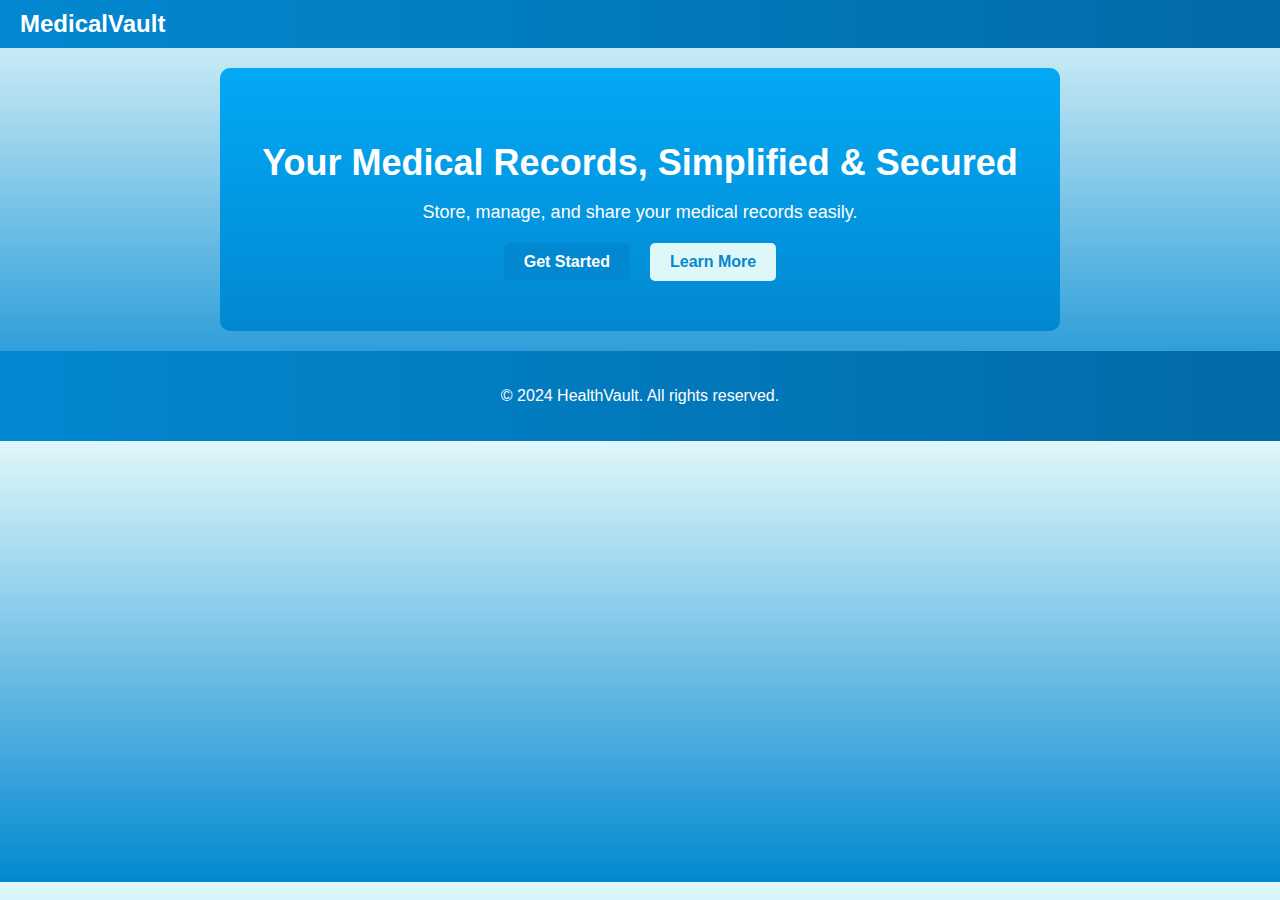
<file: medicalrecord/index.html>
<!DOCTYPE html>
<html>
<head>
    <meta charset="UTF-8">
    <meta name="viewport" content="width=device-width, initial-scale=1.0">
    <title>Medical Record Management</title>
    <link rel="stylesheet" href="style.css">
</head>
<body>
    <header>
        <div class="logo">MedicalVault</div>
        <nav>
            <ul>
               
            </ul>
        </nav>
    </header>

    <main>
        <section class="hero">
            <h1>Your Medical Records, Simplified & Secured</h1>
            <p>Store, manage, and share your medical records easily.</p>
            <div class="cta-buttons">
                <a href="login page.html" class="btn-primary">Get Started</a>
                <a href="https://kidshealth.org/en/parents/medhist.html" class="btn-secondary">Learn More</a>
            </div>
        </section>
    </main>

    <footer>
        <p>&copy; 2024 HealthVault. All rights reserved.</p>
    </footer>
</body>
</html>
</file>
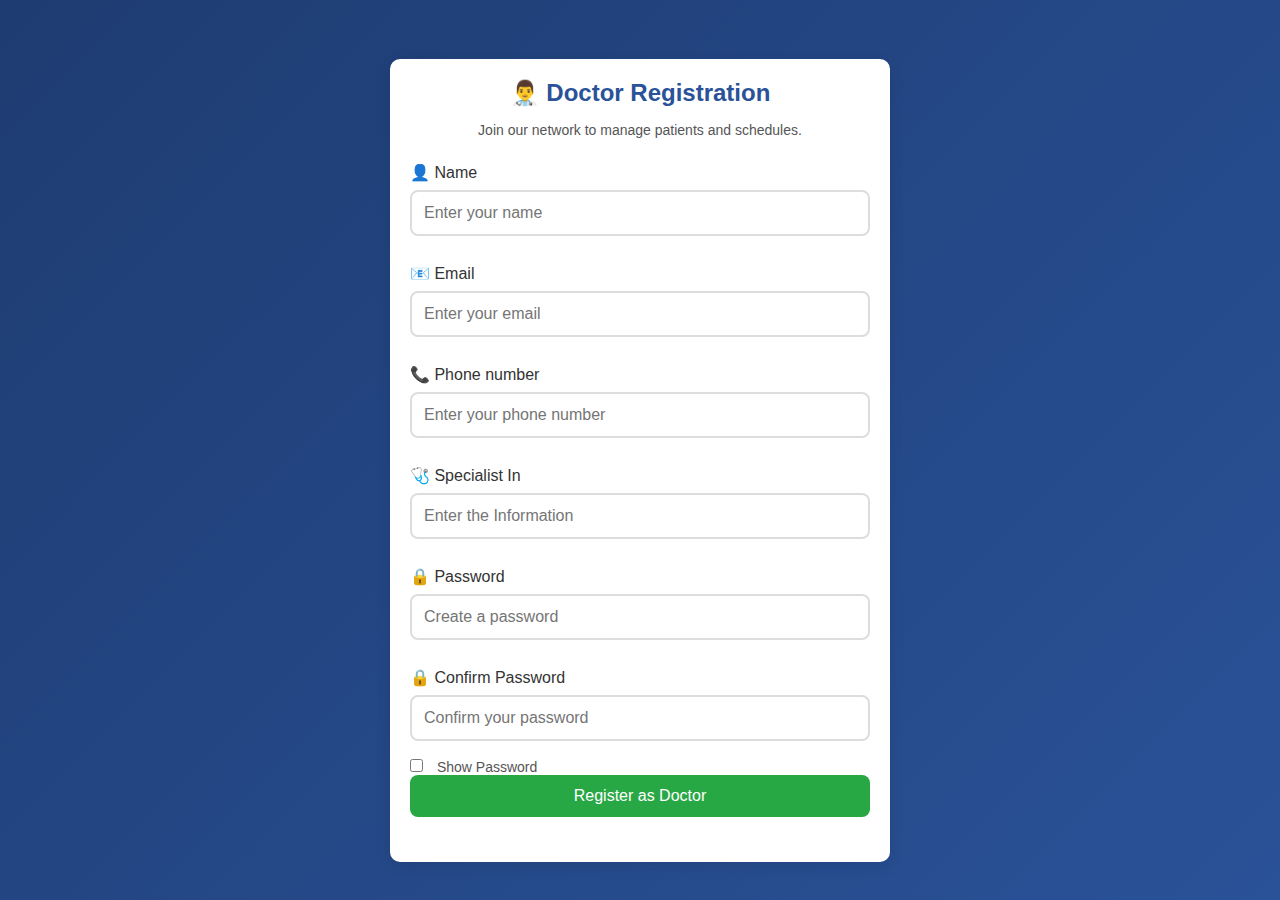
<file: medicalrecord/doctor register page.html>
<!DOCTYPE html>
<html>
<head>
    <meta charset="UTF-8">
    <meta name="viewport" content="width=device-width, initial-scale=1.0">
    <title>👨‍⚕️ Doctor Registration</title>
    <link rel="stylesheet" href="doctor register page.css">
</head>
<body>
    <div class="main-container">
        <!-- Doctor Block -->
        <div class="block doctor-block">
            <h2>👨‍⚕️ Doctor Registration</h2>
            <p>Join our network to manage patients and schedules.</p>
            <form id="doctor-form">
                <div class="form-group">
                    <label for="doctor-name">👤 Name</label>
                    <input type="text" id="doctor-name" placeholder="Enter your name" required>
                </div>
                <div class="form-group">
                    <label for="doctor-email">📧 Email</label>
                    <input type="email" id="doctor-email" placeholder="Enter your email" required>
                </div>
                <div class="form-group">
                    <label for="doctor-id">📞 Phone number</label>
                    <input type="text" id="doctor-id" placeholder="Enter your phone number" required>
                </div>
                <div class="form-group">
                    <label for="doctor-name">🩺 Specialist In</label>
                    <input type="text" id="doctor-name" placeholder="Enter the Information" required>
                </div>
                <div class="form-group">
                    <label for="doctor-password">🔒 Password</label>
                    <input type="password" id="doctor-password" placeholder="Create a password" required>
                </div>
                <div class="form-group">
                    <label for="doctor-confirm-password">🔒 Confirm Password</label>
                    <input type="password" id="doctor-confirm-password" placeholder="Confirm your password" required>
                </div>
                <div class="show-password-group">
                    <input type="checkbox" id="show-doctor-password" onclick="toggleDoctorPassword()"> Show Password
                </div>
                <button type="submit" class="btn doctor-btn">Register as Doctor</button>
                <p id="doctor-feedback" class="feedback"></p>
            </form>
        </div>
    </div>

    <script>
        // Doctor Password Toggle
        function toggleDoctorPassword() {
            const password = document.getElementById('doctor-password');
            const confirmPassword = document.getElementById('doctor-confirm-password');
            const showPassword = document.getElementById('show-doctor-password');
            if (showPassword.checked) {
                password.type = 'text';
                confirmPassword.type = 'text';
            } else {
                password.type = 'password';
                confirmPassword.type = 'password';
            }
        }

        // Feedback for Doctor Registration
        document.getElementById('doctor-form').addEventListener('submit', function (e) {
            e.preventDefault();
            document.getElementById('doctor-feedback').textContent = '✅ Doctor Registered Successfully!';
            document.getElementById('doctor-feedback').style.color = '#28a745';
        });
    </script>
</body>
</html>
</file>
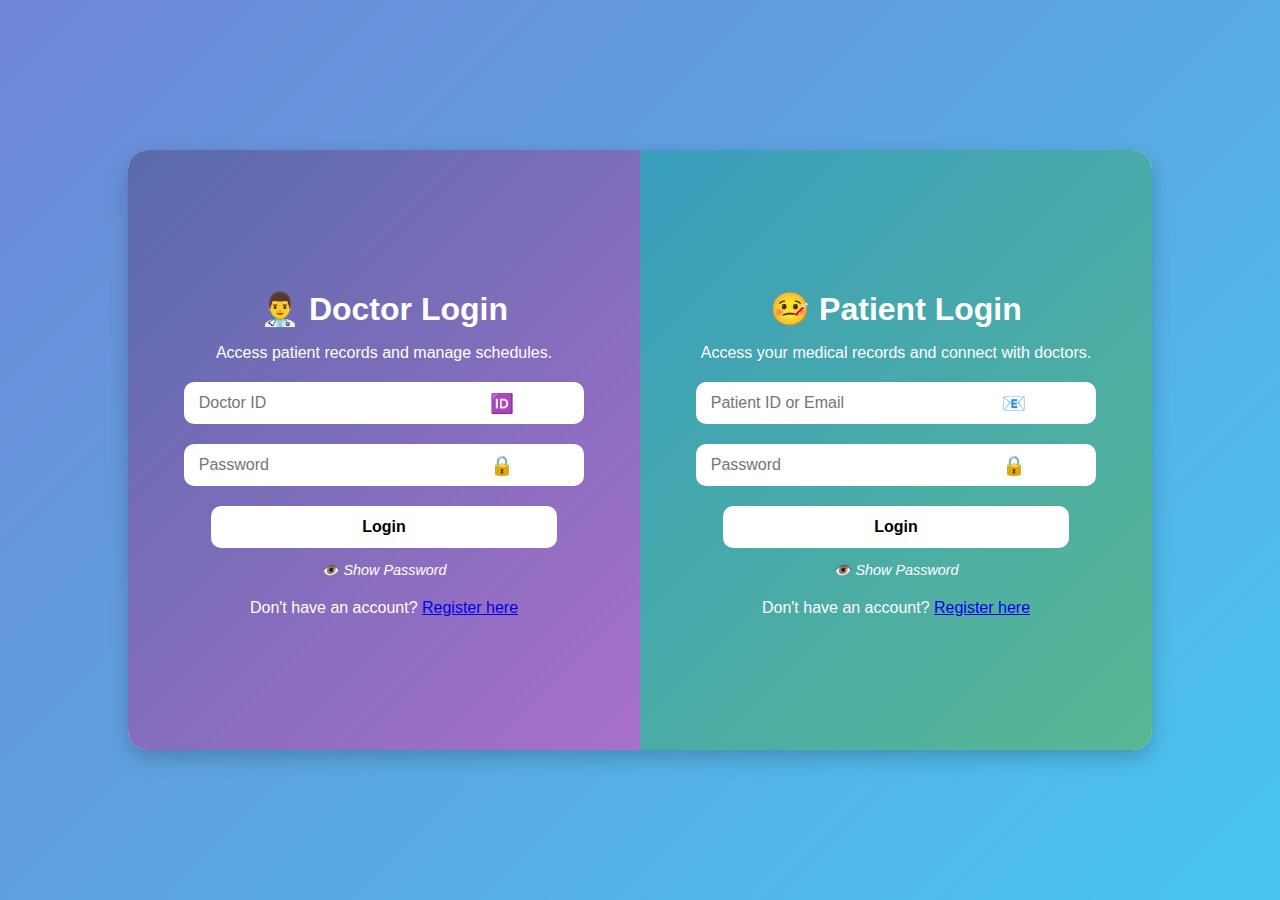
<file: medicalrecord/login page.html>
<!DOCTYPE html>
<html>
<head>
    <meta charset="UTF-8">
    <meta name="viewport" content="width=device-width, initial-scale=1.0">
    <title>Doctor & Patient Login</title>
    <link rel="stylesheet" href="login_page.css">
</head>
<body>
    <div class="container">
        <div class="side doctor-side">
            <div class="content">
                <h2 class="title">👨‍⚕️ Doctor Login</h2>
                <p>Access patient records and manage schedules.</p>
                <form>
                    <div class="input-group">
                        <input type="text" placeholder="Doctor ID" required>
                        <span class="input-icon">🆔</span>
                    </div>
                    <div class="input-group">
                        <input type="password" id="doctor-password" placeholder="Password" required>
                        <span class="input-icon">🔒</span>
                    </div>
                    <button type="submit" class="login-button">Login</button>
                </form>
                <p id="doctor-show-password" class="show-password-text" onclick="toggleDoctorPassword()">👁️ Show Password</p>
                <p class="register-link">Don't have an account? <a href="doctor register page.html">Register here</a></p> <!-- Register link -->
            </div>
        </div>

        <div class="side patient-side">
            <div class="content">
                <h2 class="title">🤒 Patient Login</h2>
                <p>Access your medical records and connect with doctors.</p>
                <form>
                    <div class="input-group">
                        <input type="text" placeholder="Patient ID or Email" required>
                        <span class="input-icon">📧</span>
                    </div>
                    <div class="input-group">
                        <input type="password" id="patient-password" placeholder="Password" required>
                        <span class="input-icon">🔒</span>
                    </div>
                    <button type="submit" class="login-button">Login</button>
                </form>
                <p id="patient-show-password" class="show-password-text" onclick="togglePatientPassword()">👁️ Show Password</p>
                <p class="register-link">Don't have an account? <a href="patient register page.html">Register here</a></p> <!-- Register link -->
            </div>
        </div>
    </div>

    <script>
        function toggleDoctorPassword() {
            const passwordInput = document.getElementById('doctor-password');
            const showPasswordText = document.getElementById('doctor-show-password');
            if (passwordInput.type === 'password') {
                passwordInput.type = 'text';
                showPasswordText.textContent = '🔒 Hide Password';
            } else {
                passwordInput.type = 'password';
                showPasswordText.textContent = '👁️ Show Password';
            }
        }

        function togglePatientPassword() {
            const passwordInput = document.getElementById('patient-password');
            const showPasswordText = document.getElementById('patient-show-password');
            if (passwordInput.type === 'password') {
                passwordInput.type = 'text';
                showPasswordText.textContent = '🔒 Hide Password';
            } else {
                passwordInput.type = 'password';
                showPasswordText.textContent = '👁️ Show Password';
            }
        }
    </script>
</body>
</html>
</file>
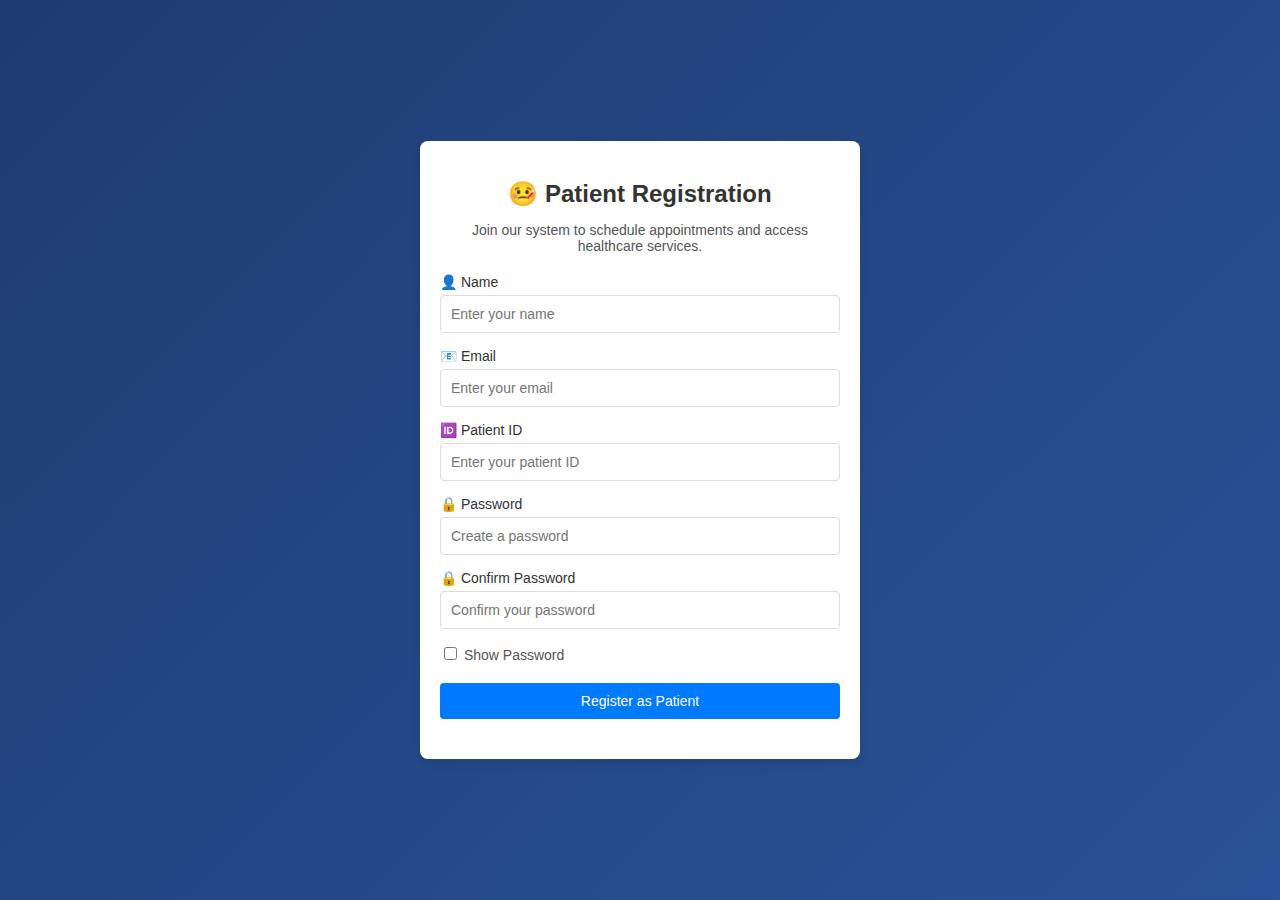
<file: medicalrecord/patient register page.html>
<!DOCTYPE html>
<html>
<head>
    <meta charset="UTF-8">
    <meta name="viewport" content="width=device-width, initial-scale=1.0">
    <title>🤒 Patient Registration</title>
    <link rel="stylesheet" href="patient register page.css">
</head>
<body>
    <div class="main-container">
        <!-- Patient Block -->
        <div class="block patient-block">
            <h2>🤒 Patient Registration</h2>
            <p>Join our system to schedule appointments and access healthcare services.</p>
            <form id="patient-form">
                <div class="form-group">
                    <label for="patient-name">👤 Name</label>
                    <input type="text" id="patient-name" placeholder="Enter your name" required>
                </div>
                <div class="form-group">
                    <label for="patient-email">📧 Email</label>
                    <input type="email" id="patient-email" placeholder="Enter your email" required>
                </div>
                <div class="form-group">
                    <label for="patient-id">🆔 Patient ID</label>
                    <input type="text" id="patient-id" placeholder="Enter your patient ID" required>
                </div>
                <div class="form-group">
                    <label for="patient-password">🔒 Password</label>
                    <input type="password" id="patient-password" placeholder="Create a password" required>
                </div>
                <div class="form-group">
                    <label for="patient-confirm-password">🔒 Confirm Password</label>
                    <input type="password" id="patient-confirm-password" placeholder="Confirm your password" required>
                </div>
                <div class="show-password-group">
                    <input type="checkbox" id="show-patient-password" onclick="togglePatientPassword()"> Show Password
                </div>
                <button type="submit" class="btn patient-btn">Register as Patient</button>
                <p id="patient-feedback" class="feedback"></p>
            </form>
        </div>
    </div>

    <script>
        // Patient Password Toggle
        function togglePatientPassword() {
            const password = document.getElementById('patient-password');
            const confirmPassword = document.getElementById('patient-confirm-password');
            const showPassword = document.getElementById('show-patient-password');
            if (showPassword.checked) {
                password.type = 'text';
                confirmPassword.type = 'text';
            } else {
                password.type = 'password';
                confirmPassword.type = 'password';
            }
        }

        // Feedback for Patient Registration
        document.getElementById('patient-form').addEventListener('submit', function (e) {
            e.preventDefault();
            document.getElementById('patient-feedback').textContent = '✅ Patient Registered Successfully!';
            document.getElementById('patient-feedback').style.color = '#28a745';
        });
    </script>
</body>
</html>
</file>
<file: medicalrecord/style.css>
body {
    font-family: Arial, sans-serif;
    margin: 0;
    padding: 0;
    background: linear-gradient(to bottom, #e0f7fa, #0288d1); /* Blue gradient */
    color: #fff;
}

header {
    background: linear-gradient(to right, #0288d1, #026aa7); /* Blue gradient */
    color: #fff;
    padding: 10px 20px;
    display: flex;
    justify-content: space-between;
    align-items: center;
}

.logo {
    font-size: 24px;
    font-weight: bold;
}

nav ul {
    list-style: none;
    margin: 0;
    padding: 0;
    display: flex;
}

nav ul li {
    margin-left: 20px;
}

nav ul li a {
    color: #fff;
    text-decoration: none;
    font-weight: bold;
    transition: color 0.3s;
}

nav ul li a:hover {
    color: #b3e5fc;
}

.hero {
    text-align: center;
    padding: 50px 20px;
    background: linear-gradient(to top, #0288d1, #03a9f4); /* Light blue gradient */
    border-radius: 10px;
    margin: 20px auto;
    max-width: 800px;
}

.hero h1 {
    font-size: 36px;
    margin-bottom: 10px;
}

.hero p {
    font-size: 18px;
    margin-bottom: 20px;
}

.cta-buttons {
    display: flex;
    justify-content: center;
    gap: 20px;
}

.btn-primary,
.btn-secondary {
    padding: 10px 20px;
    text-decoration: none;
    border-radius: 5px;
    font-weight: bold;
    transition: background 0.3s;
}

.btn-primary {
    background: #0288d1;
    color: #fff;
}

.btn-primary:hover {
    background: #01579b;
}

.btn-secondary {
    background: #e0f7fa;
    color: #0288d1;
}

.btn-secondary:hover {
    background: #b3e5fc;
    color: #01579b;
}

footer {
    text-align: center;
    padding: 20px;
    background: linear-gradient(to right, #0288d1, #026aa7);
}
</file>
<file: medicalrecord/patient register page.css>
/* patient register page.css */

body {
    font-family: Arial, sans-serif;
    margin: 0;
    padding: 0;
    background: linear-gradient(135deg, #1e3c72, #2a5298);
    display: flex;
    justify-content: center;
    align-items: center;
    height: 100vh;
}

.main-container {
    max-width: 400px;
    background: #ffffff;
    border-radius: 8px;
    box-shadow: 0 4px 8px rgba(0, 0, 0, 0.1);
    padding: 20px;
    text-align: center;
}

.block {
    margin-bottom: 20px;
}

.block h2 {
    margin-bottom: 10px;
    font-size: 24px;
    color: #333;
}

.block p {
    font-size: 14px;
    color: #555;
    margin-bottom: 20px;
}

.form-group {
    margin-bottom: 15px;
    text-align: left;
}

.form-group label {
    display: block;
    font-size: 14px;
    color: #333;
    margin-bottom: 5px;
}

.form-group input {
    width: 100%;
    padding: 10px;
    font-size: 14px;
    border: 1px solid #ddd;
    border-radius: 4px;
    box-sizing: border-box;
}

.form-group input:focus {
    border-color: #007bff;
    outline: none;
}

.show-password-group {
    text-align: left;
    font-size: 14px;
    margin-bottom: 20px;
    color: #555;
}

.btn {
    display: inline-block;
    background-color: #007bff;
    color: #fff;
    border: none;
    border-radius: 4px;
    padding: 10px 15px;
    font-size: 14px;
    cursor: pointer;
    text-align: center;
    width: 100%;
}

.btn:hover {
    background-color: #0056b3;
}
@keyframes slideUp {
    from {
        opacity: 0;
        transform: translateY(20px);
    }
    to {
        opacity: 1;
        transform: translateY(0);
    }
}

.feedback {
    margin-top: 10px;
    font-size: 14px;
}
</file>
<file: medicalrecord/doctor register page.css>
/* Global reset */
* {
    margin: 0;
    padding: 0;
    box-sizing: border-box;
}

body {
    font-family: 'Arial', sans-serif;
    background: linear-gradient(135deg, #1e3c72, #2a5298);
    display: flex;
    justify-content: center;
    align-items: center;
    height: 100vh;
    color: white;
    margin: 0px;
}

/* Main container for the login form */
.main-container {
    width: 100%;
    max-width: 500px;
    padding: 20px;
    background-color: #ffffff;
    border-radius: 10px;
    box-shadow: 0 4px 15px rgba(0, 0, 0, 0.1);
    margin-top: 20px;
    color: #333;
}

/* Header styling */
h2 {
    font-size: 24px;
    font-weight: bold;
    text-align: center;
    margin-bottom: 15px;
    color: #2a5298;
}

p {
    text-align: center;
    font-size: 14px;
    color: #555;
    margin-bottom: 25px;
}

/* Form styling */
.form-group {
    margin-bottom: 18px;
}

label {
    display: block;
    font-size: 16px;
    color: #333;
    margin-bottom: 8px;
}

input[type="text"],
input[type="email"],
input[type="number"],
input[type="password"] {
    width: 100%;
    padding: 12px;
    font-size: 16px;
    border: 2px solid #ddd;
    border-radius: 8px;
    margin-bottom: 10px;
    transition: border 0.3s ease;
}

/* Input focus effect */
input[type="text"]:focus,
input[type="email"]:focus,
input[type="password"]:focus {
    border-color: #007bff;
    outline: none;
}

/* Show password checkbox */
.show-password-group {
    font-size: 14px;
    color: #555;
    margin-top: -10px;
}

input[type="checkbox"] {
    margin-right: 10px;
}

button {
    width: 100%;
    padding: 12px;
    font-size: 16px;
    background-color: #007bff;
    color: white;
    border: none;
    border-radius: 8px;
    cursor: pointer;
    transition: background-color 0.3s ease, transform 0.3s ease;
}

/* Button hover effect */
button:hover {
    background-color: #0056b3;
    transform: scale(1.05);
}

/* Feedback message styling */
.feedback {
    text-align: center;
    margin-top: 20px;
    font-size: 16px;
    font-weight: bold;
    color: #28a745;
}

/* Adjust button style for smaller screens */
.doctor-btn {
    background-color: #28a745;
}

.doctor-btn:hover {
    background-color: #218838;
}

/* Responsive Design */
@media (max-width: 768px) {
    .main-container {
        width: 90%;
        padding: 20px;
    }

    h2 {
        font-size: 22px;
    }

    input[type="text"],
    input[type="email"],
    input[type="password"],
    button {
        font-size: 16px;
    }

    p {
        font-size: 14px;
    }
}

/* Animation for form elements */
@keyframes slideUp {
    from {
        opacity: 0;
        transform: translateY(20px);
    }
    to {
        opacity: 1;
        transform: translateY(0);
    }
}

.main-container {
    animation: slideUp 0.6s ease-out;
}
</file>
<file: medicalrecord/login_page.css>
/* General Reset */
body {
    margin: 0;
    font-family: 'Arial', sans-serif;
    display: flex;
    justify-content: center;
    align-items: center;
    height: 100vh;
    background: linear-gradient(135deg, #6f86d6, #48c6ef);
}

/* Container for side-by-side design */
.container {
    display: flex;
    width: 80%;
    max-width: 1200px;
    height: 600px;
    background: white;
    border-radius: 20px;
    overflow: hidden;
    box-shadow: 0 8px 20px rgba(0, 0, 0, 0.2);
}

/* Side sections */
.side {
    flex: 1;
    padding: 40px;
    display: flex;
    flex-direction: column;
    justify-content: center;
    text-align: center;
    position: relative;
    overflow: hidden;
}

/* Doctor side styling */
.doctor-side {
    background: linear-gradient(135deg, #6f86d6, #d48cff);
    color: white;
}

.patient-side {
    background: linear-gradient(135deg, #48c6ef, #6fe6b7);
    color: white;
}

/* Content styling inside each side */
.content {
    position: relative;
    z-index: 2;
}

.title {
    font-size: 2rem;
    margin-bottom: 10px;
    font-weight: bold;
}

p {
    font-size: 1rem;
    margin-bottom: 20px;
}

/* Input group */
.input-group {
    position: relative;
    margin-bottom: 20px;
}

.input-group input {
    width: 80%;
    padding: 12px 40px 12px 15px;
    border: none;
    border-radius: 10px;
    font-size: 1rem;
}

.input-group input:focus {
    outline: none;
    border: 2px solid #fff;
}

.input-icon {
    position: absolute;
    right: 20%;
    top: 50%;
    transform: translateY(-50%);
    color: #555;
    font-size: 1.2rem;
}

/* Login Button */
.login-button {
    width: 80%;
    padding: 12px;
    border: none;
    background: white;
    color: black;
    border-radius: 10px;
    cursor: pointer;
    font-size: 1rem;
    font-weight: bold;
    transition: 0.3s;
}

.login-button:hover {
    background: black;
    color: white;
}

/* Show Password Text */
.show-password-text {
    font-size: 0.9rem;
    cursor: pointer;
    font-style: italic;
    color: white;
}

.show-password-text:hover {
    color: #ccc;
}

/* Animation */
.side:after {
    content: '';
    position: absolute;
    top: 0;
    left: 0;
    height: 100%;
    width: 100%;
    background: rgba(0, 0, 0, 0.2);
    z-index: 1;
    animation: slideIn 20s ease-in-out infinite alternate;
    pointer-events: none;
}

@keyframes slideIn {
    from {
        transform: translateX(100%);
    }
    to {
        transform: translateX(-100%);
    }
}
</file>
